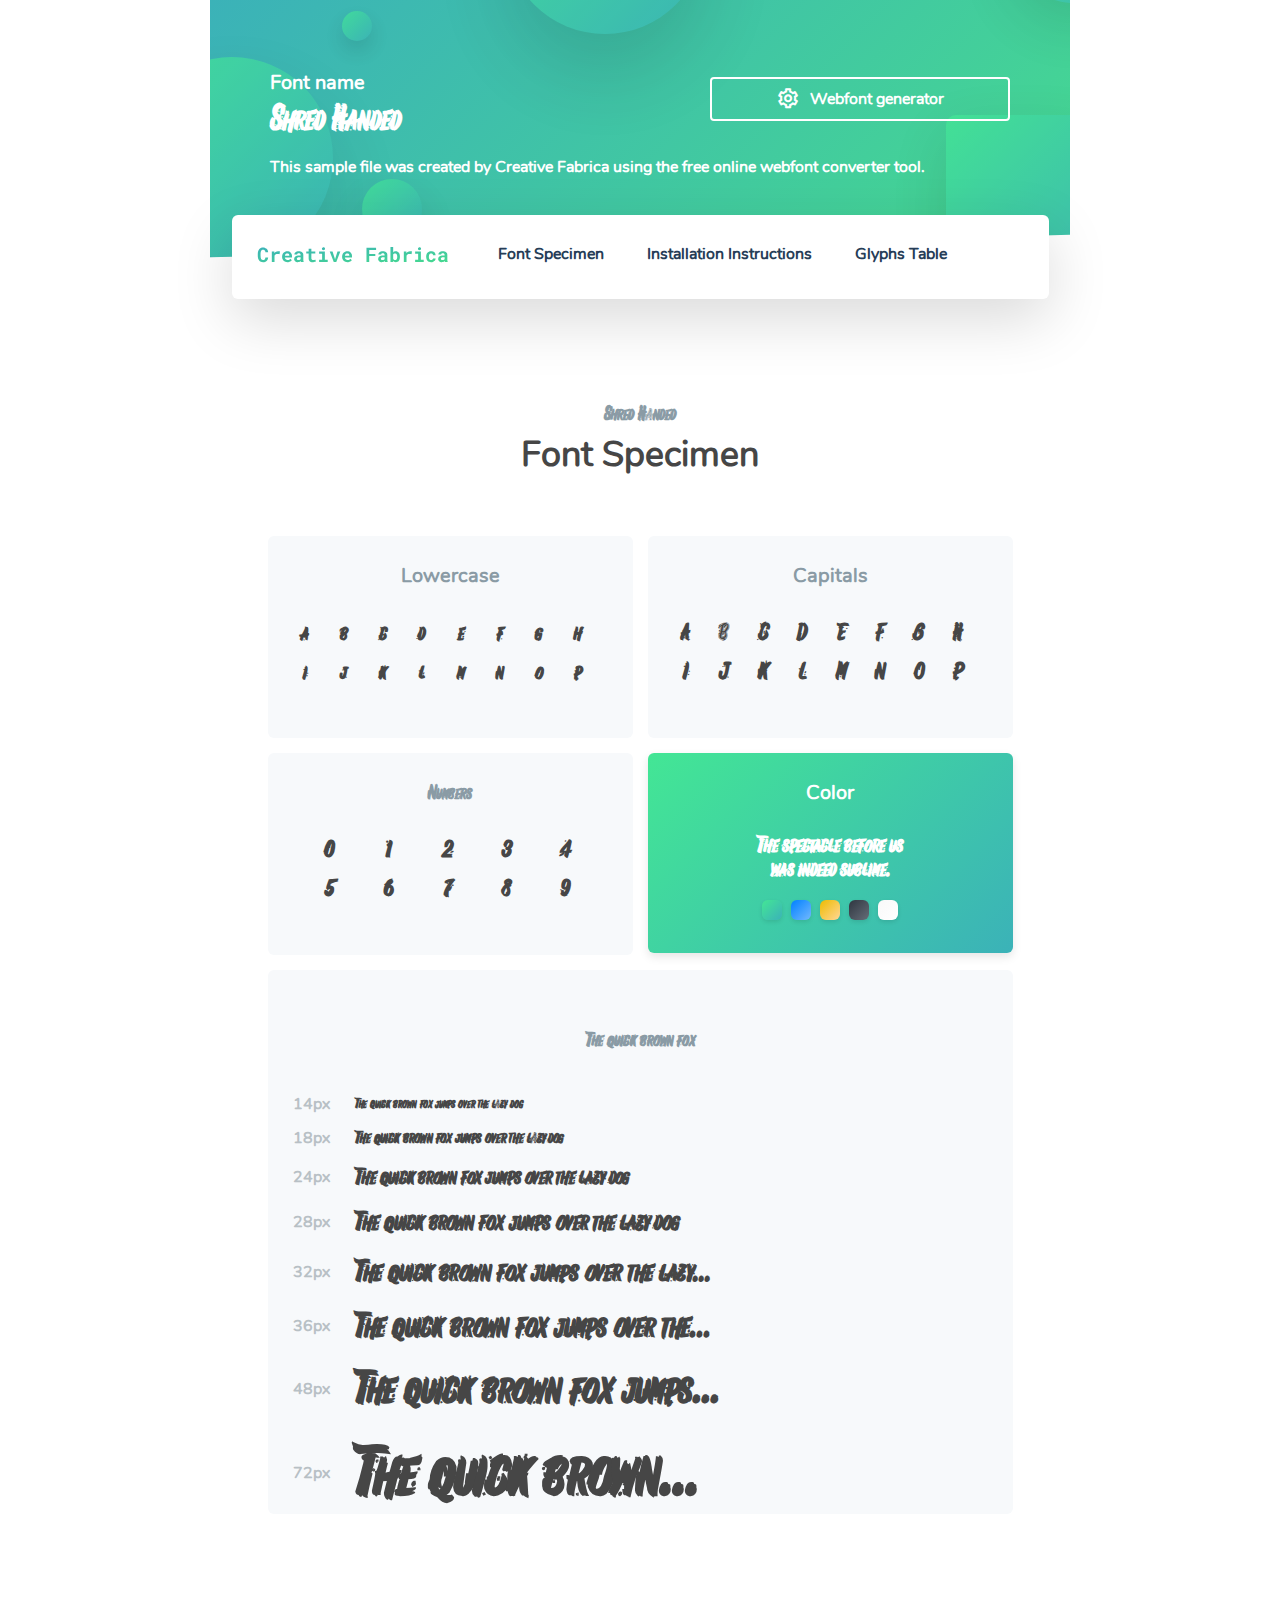
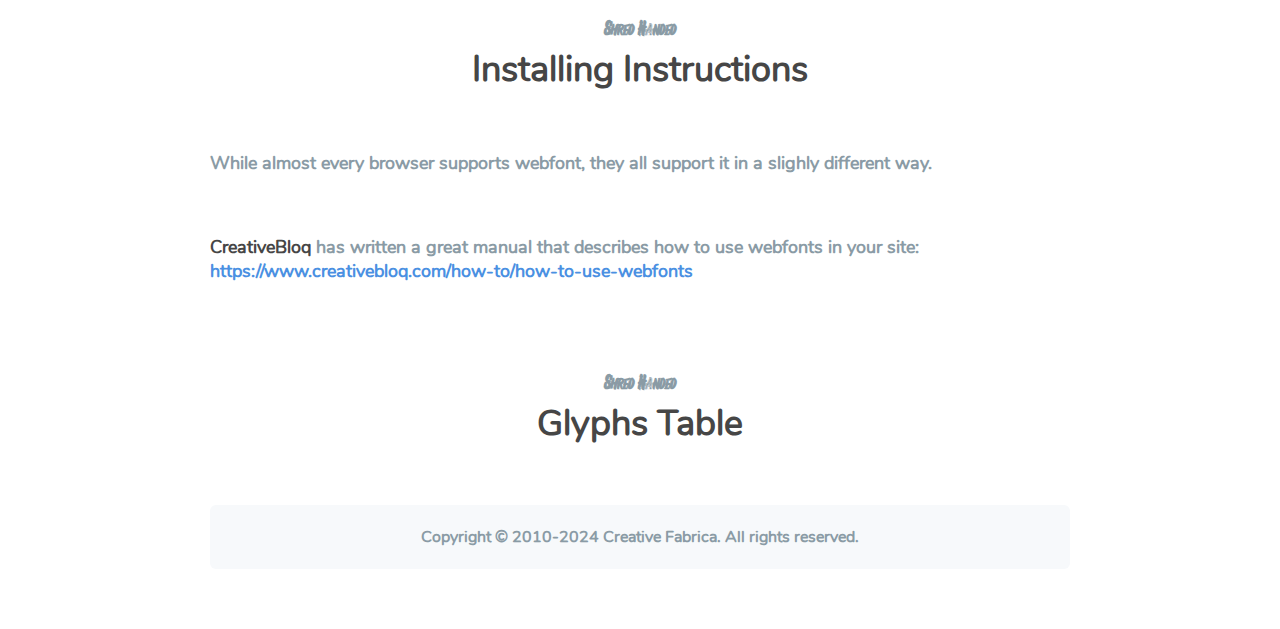
<file: fonts/index.html>
<!DOCTYPE html>
<html lang="en">
<head>
    <meta charset="UTF-8">
    <meta http-equiv="X-UA-Compatible" content="ie=edge">
    <meta name="viewport" content="width=device-width">
    <title>Webfont Specimen Shred Handed by Creative Fabrica</title>
    <link rel="stylesheet" href="Shred Handed.css">
    <link rel="stylesheet" href="./specimen_files/css/boxicons.min.css">
    <link rel="stylesheet" href="./specimen_files/css/style.css">
    <link rel="icon" href="./specimen_files/images/favicon.png">
    <style>
        body {
            font-family: 'Shred Handed';
            font-weight: Regular;
        }
    </style>
</head>
<body>
    <div class="cover-section c-section">
		<div class="cover-section_cta">
			<div class="c-row">
				<div class="c-row_column">
					<h1 class="cover-section_headline">
						<span class="cover-section_headline--smaller keep-page-font">Font name</span> <br>
						Shred Handed
					</h1>
				</div>
				<div class="c-row_column c-row_column--align-right center-vertical c-row_column--no-margin-right ">
					<a class="l-button l-button--outlined btn-animated-top-bottom" href="https://www.creativefabrica.com/webfont-generator/" target="_blank">
						<div class="l-button_icon">
							<i class="icon-animated-top-bottom bx bx-cog"></i>
						</div>
						<div class="l-button_text keep-page-font">Webfont generator</div>
					</a>
				</div>
			</div>
			<p class="cover-section_description keep-page-font">
				This sample file was created by Creative Fabrica using the free online webfont converter tool.
			</p>
		</div>
		<div class="l-parallax">
            <img style="top: 35%; left: -18%;" class="l-parallax_item" data-parallax-translate="100" src="./specimen_files/images/Circle_5.svg" alt="">
			<img style="top: 55%; left: 13%;" class="l-parallax_item" data-parallax-translate="200" src="./specimen_files/images/Circle_3.svg" alt="">
			<img style="top: 75%; left: 13%;" class="l-parallax_item" data-parallax-translate="50" src="./specimen_files/images/Circle_2.svg" alt="">
			<img style="top: -71%; left: 25%;" class="l-parallax_item" data-parallax-translate="30" src="./specimen_files/images/Circle_1.svg" alt="">
			<img style="top: 70%; right: -10%;" class="l-parallax_item" data-parallax-translate="150" src="./specimen_files/images/Rectangle_2.svg" alt="">
			<img style="top: -15%; right: -15%;" class="l-parallax_item" data-parallax-translate="180" src="./specimen_files/images/Circle_4.svg" alt="">
		</div>
	</div>

	<!-- Navigation -->
	<div class="top-navigation-section c-section">
		<div class="top-navigation">
			<div class="nav-component left-side">
				<div class="logo-and-menu-btn">
					<div class="logo-box">
						<img src="./specimen_files/images/Logo.svg">
					</div>
					<button id="btn-trigger-top-nav" class="btn-menu-trigger">
						<span class="bx bx-menu"></span>
					</button>
				</div>
			</div>
			<div id="top-nav-responsive-menu" class="responsive-menu" top-nav-responsive-active="false">
				<div class="nav-component">
					<ul class="menu-list">
                        <li><a class="keep-page-font" href="#" onclick="scrollToSection('font-specimen_section', event)">Font Specimen</a></li>
						<li><a class="keep-page-font" href="#" onclick="scrollToSection('installing-section', event)">Installation Instructions</a></li>
						<li><a class="keep-page-font" href="#" onclick="scrollToSection('glyph-section', event)">Glyphs Table</a></li>
					</ul>
				</div>
			</div>
		</div>
	</div>

	<div class="font-specimen_section c-section">
		<h3 class="c-section_subtitle">Shred Handed</h3>
		<h2 class="c-section_headline keep-page-font">Font Specimen</h2>
		<div class="fs-section_boxes">
			<div class="c-row--inline">
				<div class="c-row_column">
					<div class="fs-section_box">
						<p class="fs-section_box-title keep-page-font">Lowercase</p>
						<div class="fs-section-chars-box fs-section-char-box--lowercase">
							<div class="fs-section-char-box">
								<p class="fs-section-char">a</p>
							</div>
							<div class="fs-section-char-box">
								<p class="fs-section-char">b</p>
							</div>
							<div class="fs-section-char-box">
								<p class="fs-section-char">c</p>
							</div>
							<div class="fs-section-char-box">
								<p class="fs-section-char">d</p>
							</div>
							<div class="fs-section-char-box">
								<p class="fs-section-char">e</p>
							</div>
							<div class="fs-section-char-box">
								<p class="fs-section-char">f</p>
							</div>
							<div class="fs-section-char-box">
								<p class="fs-section-char">g</p>
							</div>
							<div class="fs-section-char-box fs-section-char-box--no-margin">
								<p class="fs-section-char">h</p>
							</div>
							<div class="fs-section-char-box">
								<p class="fs-section-char">i</p>
							</div>
							<div class="fs-section-char-box">
								<p class="fs-section-char">j</p>
							</div>
							<div class="fs-section-char-box">
								<p class="fs-section-char">k</p>
							</div>
							<div class="fs-section-char-box">
								<p class="fs-section-char">l</p>
							</div>
							<div class="fs-section-char-box">
								<p class="fs-section-char">m</p>
							</div>
							<div class="fs-section-char-box">
								<p class="fs-section-char">n</p>
							</div>
							<div class="fs-section-char-box">
								<p class="fs-section-char">o</p>
							</div>
							<div class="fs-section-char-box fs-section-char-box--no-margin">
								<p class="fs-section-char">p</p>
							</div>

							<!-- Clear float -->
							<div class="clear-fix"></div>

						</div>
					</div>
				</div>
				<div class="c-row_column c-row_column--no-margin-right">
					<div class="fs-section_box">
						<p class="fs-section_box-title keep-page-font">Capitals</p>
						<div class="fs-section-chars-box fs-section-char-box--uppercase">
							<div class="fs-section-char-box">
								<p class="fs-section-char">a</p>
							</div>
							<div class="fs-section-char-box">
								<p class="fs-section-char">b</p>
							</div>
							<div class="fs-section-char-box">
								<p class="fs-section-char">c</p>
							</div>
							<div class="fs-section-char-box">
								<p class="fs-section-char">d</p>
							</div>
							<div class="fs-section-char-box">
								<p class="fs-section-char">e</p>
							</div>
							<div class="fs-section-char-box">
								<p class="fs-section-char">f</p>
							</div>
							<div class="fs-section-char-box">
								<p class="fs-section-char">g</p>
							</div>
							<div class="fs-section-char-box fs-section-char-box--no-margin">
								<p class="fs-section-char">h</p>
							</div>
							<div class="fs-section-char-box">
								<p class="fs-section-char">i</p>
							</div>
							<div class="fs-section-char-box">
								<p class="fs-section-char">j</p>
							</div>
							<div class="fs-section-char-box">
								<p class="fs-section-char">k</p>
							</div>
							<div class="fs-section-char-box">
								<p class="fs-section-char">l</p>
							</div>
							<div class="fs-section-char-box">
								<p class="fs-section-char">m</p>
							</div>
							<div class="fs-section-char-box">
								<p class="fs-section-char">n</p>
							</div>
							<div class="fs-section-char-box">
								<p class="fs-section-char">o</p>
							</div>
							<div class="fs-section-char-box fs-section-char-box--no-margin">
								<p class="fs-section-char">p</p>
							</div>

							<!-- Clear float -->
							<div class="clear-fix"></div>

						</div>
					</div>
				</div>
			</div>
			<div class="c-row--inline">
				<div class="c-row_column">
					<div class="fs-section_box">
						<p class="fs-section_box-title">Numbers</p>
						<div class="fs-section-chars-box fs-section-char--numbers">
							<div class="fs-section-char-box fs-section-char-box--number">
								<p class="fs-section-char">0</p>
							</div>
							<div class="fs-section-char-box fs-section-char-box--number">
								<p class="fs-section-char">1</p>
							</div>
							<div class="fs-section-char-box fs-section-char-box--number">
								<p class="fs-section-char">2</p>
							</div>
							<div class="fs-section-char-box fs-section-char-box--number">
								<p class="fs-section-char">3</p>
							</div>
							<div class="fs-section-char-box fs-section-char-box--number fs-section-char-box--no-margin">
								<p class="fs-section-char">4</p>
							</div>
							<div class="fs-section-char-box fs-section-char-box--number">
								<p class="fs-section-char">5</p>
							</div>
							<div class="fs-section-char-box fs-section-char-box--number">
								<p class="fs-section-char">6</p>
							</div>
							<div class="fs-section-char-box fs-section-char-box--number">
								<p class="fs-section-char">7</p>
							</div>
							<div class="fs-section-char-box fs-section-char-box--number">
								<p class="fs-section-char">8</p>
							</div>
							<div class="fs-section-char-box fs-section-char-box--number fs-section-char-box--no-margin">
								<p class="fs-section-char">9</p>
							</div>

							<!-- Clear float -->
							<div class="clear-fix"></div>

						</div>
					</div>
				</div>
				<div class="c-row_column c-row_column--no-margin-right">
					<div class="fs-section_switch-color-box fs-section_box fs-section_box--color-box">
						<p class="fs-section_box-title color-white fs-switch-box_font-color keep-page-font">Color</p>
						<p class="fs-section_subtext color-white fs-switch-box_font-color">
							The spectacle before us <br class="break-line">was indeed sublime.
						</p>
						<div class="fs-section_color-buttons">
							<button class="fs-section_color_button fs-section_color_button--green"
							        data-color-one="#43E695" data-color-two="#3BB2B8" data-font-color="#ffffff"></button>

							<button class="fs-section_color_button fs-section_color_button--blue"
									data-color-one="#72B8FE" data-color-two="#0081FF" data-font-color="#ffffff"></button>

							<button class="fs-section_color_button fs-section_color_button--yellow"
									data-color-one="#EEBB00" data-color-two="#FFD796" data-font-color="#ffffff"></button>

							<button class="fs-section_color_button fs-section_color_button--black"
									data-color-one="#656D78" data-color-two="#2F3640" data-font-color="#ffffff"></button>

							<button class="fs-section_color_button fs-section_color_button--white"
									data-color-one="#FFFFFF" data-color-two="#F9F9F9" data-font-color="#4d545f"></button>
						</div>
					</div>
				</div>
			</div>
		</div>
	</div>

	<div class="size-example-section c-section">
		<h3 class="c-section_subtitle">The quick brown fox</h3>
		<div class="size-example-section_scroll-content">
			<ul class="size-example-section_list">
				<li class="size-example-section_item">
					<span class="size-example-section_example-size keep-page-font">14px</span>
					<p class="size-example-section_preview size-example--14">
						The quick brown fox jumps over the lazy dog
					</p>
				</li>
				<li class="size-example-section_item">
					<span class="size-example-section_example-size keep-page-font">18px</span>
					<p class="size-example-section_preview size-example size-example--18">
						The quick brown fox jumps over the lazy dog
					</p>
				</li>
				<li class="size-example-section_item">
					<span class="size-example-section_example-size keep-page-font">24px</span>
					<p class="size-example-section_preview size-example size-example--24">
						The quick brown fox jumps over the lazy dog
					</p>
				</li>
				<li class="size-example-section_item">
					<span class="size-example-section_example-size keep-page-font">28px</span>
					<p class="size-example-section_preview size-example size-example--28">
						The quick brown fox jumps over the lazy dog
					</p>
				</li>
				<li class="size-example-section_item">
					<span class="size-example-section_example-size keep-page-font">32px</span>
					<p class="size-example-section_preview size-example size-example--32">
						The quick brown fox jumps over the lazy...
					</p>
				</li>
				<li class="size-example-section_item">
					<span class="size-example-section_example-size keep-page-font">36px</span>
					<p class="size-example-section_preview size-example size-example--36">
						The quick brown fox jumps over the...
					</p>
				</li>
				<li class="size-example-section_item">
					<span class="size-example-section_example-size keep-page-font">48px</span>
					<p class="size-example-section_preview size-example size-example--48">
						The quick brown fox jumps...
					</p>
				</li>
				<li class="size-example-section_item">
					<span class="size-example-section_example-size keep-page-font">72px</span>
					<p class="size-example-section_preview size-example size-example--72">
						The quick brown...
					</p>
				</li>
			</ul>
		</div>

	</div>

    <div class="installing-section c-section">
		<h3 class="c-section_subtitle">Shred Handed</h3>
		<h2 class="c-section_headline keep-page-font">Installing Instructions</h2>
		<p class="installing-section_top-paragraph c-section_paragraph c-section_paragraph--light keep-page-font">
			While almost every browser supports webfont, they all support it in a slighly different way.
		</p>
		<p class="installing-section_top-paragraph c-section_paragraph c-section_paragraph--light keep-page-font">
			<span class="installing-section_dark-span keep-page-font">CreativeBloq</span>
			has written a great manual that describes how to use webfonts in your site:
			<a class="installing-section_link keep-page-font" href="https://www.creativebloq.com/how-to/how-to-use-webfonts" target="_blank">
				https://www.creativebloq.com/how-to/how-to-use-webfonts
			</a>
		</p>
	</div>

	<div class="glyph-section c-section">
		<h3 class="c-section_subtitle">Shred Handed</h3>
		<h2 class="c-section_headline keep-page-font">Glyphs Table</h2>
		<div class="glyph-section_table">
            
			<!-- Clear float -->
			<div class="clear-fix"></div>

		</div>
	</div>

	<div class="footer-section c-section">
		<p class="keep-page-font">Copyright &copy; 2010-2024 Creative Fabrica. All rights reserved.</p>
	</div>

	<script type="text/javascript" src="./specimen_files/javascript/parallax.js"></script>
	<script type="text/javascript" src="./specimen_files/javascript/responsive-menu.js"></script>
	<script type="text/javascript" src="./specimen_files/javascript/scroll-animation.js"></script>
	<script type="text/javascript" src="./specimen_files/javascript/color-switcher.js"></script>
</body>
</html>
</file>
<file: fonts/Shred Handed.css>
@font-face {
    font-family: 'Shred Handed';
    src: url('fonts/Shred-Handed.eot');
    src: url('fonts/Shred-Handed.eot?#iefix') format('embedded-opentype'),
         url('fonts/Shred-Handed.woff2') format('woff2'),
         url('fonts/Shred-Handed.woff') format('woff'),
         url('fonts/Shred-Handed.ttf')  format('truetype'),
         url('fonts/Shred-Handed.svg#Shred Handed') format('svg');
}
</file>
<file: fonts/specimen_files/css/style.css>
/* Global definitions */

@font-face {
    font-family: 'Nunito';
    src: url('../fonts/Nunito-Regular.eot');
    src: url('../fonts/Nunito-Regular.eot?#iefix') format('embedded-opentype'),
         url('../fonts/Nunito-Regular.woff2') format('woff2'),
         url('../fonts/Nunito-Regular.woff') format('woff'),
         url('../fonts/Nunito-Regular.ttf')  format('truetype'),
         url('../fonts/Nunito-Regular.svg#Nunito') format('svg');
}

body {
	font-family: "Nunito", sans-serif;
	margin: 0;
}

.c-row {
	display: flex;
}

.c-row--inline {
	display: inline-flex;
}

.c-row_column {
	margin-right: 15px;
}

.c-row_column--align-right {
	margin-left: auto;
}

.c-row_column--no-margin-right {
	margin-right: 0 !important;
}

.center-vertical {
	display: inline-flex;
	align-items: center;
}

.c-section {
	width: 860px;
	margin: auto;
	box-sizing: border-box;
	padding-top: 60px;
}

.c-section_subtitle {
	color: #8A9BA5;
	font-size: 20px;
	font-weight: 800;
	line-height: 20px;
	text-align: center;
	margin: 0;
}

.c-section_headline {
	color: #464646;
	font-size: 36px;
	font-weight: 800;
	line-height: 42px;
	text-align: center;
	margin-top: 10px;
}

.c-section_paragraph {
	font-weight: bold;
	color: #464646;
	font-size: 18px;
	line-height: 24px;
	margin: 30px 0;
}

.c-section_paragraph--light {
	color: #8A9BA5;
}

.c-section_paragraph--margin-top {
	margin-top: 20px;
}

.c-section_link {
	color: #4A90E2;
}

.c-section-code {
	border-radius: 6px;
	background-color: #F7F9FB;
	padding: 20px 0;
}

.c-section_code-block {
	margin-left: 20px;
}

.c-section_code-line {
	color: #8A9BA5;
	font-size: 16px;
	font-weight: 800;
	line-height: 24px;
	margin: 0;
}

.l-button {
	width: 300px;
	height: 44px;
	display: inline-flex;
	align-items: center;
	justify-content: center;
	text-decoration: none;
	border: none;
	border-radius: 4px;
	box-sizing: border-box;
	transition: all 0.3s ease;
}

.l-button_icon {
	display: flex;
	align-items: center;
	margin-right: 10px;
	font-size: 24px;
	color: #FFFFFF;
}

.l-button_text {
	font-size: 16px;
	font-weight: bold;
	line-height: 22px;
	color: #FFFFFF;
}

.l-button--outlined {
	border: 2px solid #FFFFFF;
}

.l-button-green {
	background: linear-gradient(135deg, #54D169 0%, #AFF57A 100%);
}

.l-button-black {
	background: linear-gradient(270deg, #7B848F 1.88%, #414A57 100%);
}

.l-button-black:hover,
.l-button-green:hover {
	box-shadow: 0 8px 20px 0 rgba(42,34,64,.20);
}

.l-button--disabled {
	opacity: 0.4;
}

.btn-animated-top-bottom {
	overflow: hidden;
}

.btn-animated-top-bottom:hover {
	overflow: hidden;
}

.icon-animated-top-bottom {
	position: relative;
}

.btn-animated-top-bottom:hover .icon-animated-top-bottom {
	animation: animated-icon-top-bottom 0.6s 1 !important;
}

@keyframes animated-icon-top-bottom {
	0% {
		top: 0;
		opacity: 0.4;
	}
	35% {
		top: -50px;
		opacity: 0;
	}
	50% {
		opacity: 0;
		top: 50px;
	}
	70% {
		top: 0;
		opacity: 1;
	}
}

@media only screen and (max-width: 350px) {
	.l-button {
		width: auto;
		padding: 0 10px;
	}
}

.l-parallax {
	position: absolute;
	width: 100%;
	height: 100%;
	z-index: 90;
	left: 0;
	top: 0;
}
.l-parallax_item {
	position: absolute;
}

.clear-fix {
	clear: both;
}

.color-white {
	color: #fff !important;
}

.keep-page-font {
	font-family: "Nunito", sans-serif !important;
}


/* Cover section */
.cover-section {
	background: linear-gradient(315deg, #46D990 0%, #3BB2B8 100%);
	height: 260px;
	overflow: hidden;
	position: relative;
	padding: 60px;
}
.cover-section::after {
 	content: "";
    position: absolute;
    bottom: -80px;
    left: 0;
    width: 110%;
    height: 95px;
    background: #ffffff;
    display: block;
    transform: rotate(-1.5deg);
    z-index: 999;
}
.cover-section_cta {
	position: relative;
	z-index: 100;
}
.cover-section_headline {
	color: #fff;
	font-size: 36px;
	font-weight: 800;
	line-height: 36px;
	margin: 0;
}
.cover-section_headline--smaller {
	font-size: 20px;
}

.cover-section_description {
	color: #ffffff;
	font-size: 16px;
	font-weight: 800;
	line-height: 20px;
	margin: 20px 0 0;
}

@media only screen and (max-width: 880px) {
	.c-section {
		width: 100%;
		margin: auto;
	}
	.cover-section {
	    height: auto;
	}
	.cover-section .c-row {
		display: block;
	}
	.cover-section .c-row .l-button {
		margin: 15px 0;
	}
}

@media only screen and (max-width: 750px) {
	.cover-section {
		padding: 30px 20px 60px;
	}
	.cover-section .l-parallax {
		display: none;
	}
}

/* Top navigation */
.top-navigation-section {
	padding: 0;
	position: relative;
    top: -45px;
    z-index: 9999;
    text-align: center;
}

.top-navigation {
  width: 95%;
  height: 84px;
  border-radius: 6px;
  background-color: #FFFFFF;
  box-shadow: 0 20px 60px 0 rgba(0, 0, 0, 0.15);
  display: inline-flex;
  align-items: center;
}

.top-navigation .left-side {
  margin: auto 25px;
}

.top-navigation .left-side .logo-and-menu-btn {
  display: inline-flex;
  align-items: center;
}

.top-navigation .left-side .logo-and-menu-btn .btn-menu-trigger {
  height: 30px;
  width: 30px;
  background: #43cd9c;
  border: none;
  border-radius: 5px;
  border-bottom: 3px solid #3db9b1;
  display: flex;
  align-items: center;
  justify-content: center;
  outline: none;
  display: none;
}

.top-navigation .left-side .logo-and-menu-btn .btn-menu-trigger .bx {
  font-size: 12px;
  color: #fff;
}

.top-navigation .responsive-menu {
  display: inline-flex;
  width: 100%;
}

.top-navigation .responsive-menu .nav-component .menu-list {
  list-style: none;
  padding-left: 0;
  margin-left: 25px;
}

.top-navigation .responsive-menu .nav-component .menu-list li {
  display: inline-block;
  margin-right: 40px;
  text-align: left;
}

.top-navigation .responsive-menu .nav-component .menu-list li a {
  color: #263D57;
  font-size: 16px;
  font-weight: bold;
  line-height: 22px;
  text-decoration: none;
  transition: all 0.3s ease;
}

.top-navigation .responsive-menu .nav-component .menu-list li a:hover {
  color: #FD8409;
}

.top-navigation .responsive-menu .nav-component .menu-list li a::after {
  content: "";
  display: block;
  height: 4px;
  width: auto;
  border-radius: 6px;
  background: #FD8409;
  margin-top: 2px;
  visibility: hidden;
  opacity: 0;
  transition: all 0.3s ease;
}

.top-navigation .responsive-menu .nav-component .menu-list li a:hover::after {
  visibility: visible;
  opacity: 1;
}

.top-navigation .responsive-menu .nav-component .menu-list .show-on-mobile {
  display: none;
}

.top-navigation .right-side {
  margin: 0 20px 0 auto;
}

@media only screen and (max-width: 1100px) {
  .top-navigation {
    display: inline-block;
    height: auto;
    border-radius: 4px;
    overflow: hidden;
  }
  .top-navigation .left-side {
    width: auto;
    display: block;
    padding: 10px 20px;
    margin: 0;
    border-bottom: 1px solid #f9f9f9;
  }
  .top-navigation .left-side .logo-and-menu-btn {
    width: 100%;
  }
  .top-navigation .left-side .logo-and-menu-btn .btn-menu-trigger {
    display: flex !important;
    margin-left: auto;
  }
  .top-navigation .responsive-menu {
    display: block;
    height: 0;
  }
  .top-navigation .responsive-menu .center-side {
    display: block;
  }
  .top-navigation .responsive-menu .nav-component .menu-list {
    padding: 0;
    margin: 0;
  }
  .top-navigation .responsive-menu .nav-component .menu-list li {
    display: block;
    margin-right: 0;
  }
  .top-navigation .responsive-menu .nav-component .menu-list li a {
    display: block;
    padding: 8px 15px;
  }
  .top-navigation .responsive-menu .nav-component .menu-list li a .break-line {
  	display: none;
  }
  .top-navigation .responsive-menu .nav-component .menu-list li a:after {
    content: none;
  }
  .top-navigation .responsive-menu .nav-component .menu-list li a:hover {
    background: #f9f9f9;
  }
  .top-navigation .right-side {
    margin: 0 0 0 10px;
  }
}

@media only screen and (max-width: 1100px) {
	.top-navigation .left-side .logo-and-menu-btn .logo-box img {
		width: 200px;
	}
}


/* Font Specimen */
.fs-section_boxes {
	margin-top: 60px;
	text-align: center;
}

.fs-section_box {
	height: auto;
	width: 365px;
	border-radius: 6px;
	background-color: #F7F9FB;
	box-sizing: border-box;
	text-align: center;
	margin-bottom: 15px;
}

.fs-section_box--color-box {
	background: linear-gradient(135deg, #43E695 0%, #3BB2B8 100%);
	box-shadow: 0 4px 10px 0 rgba(0,0,0,0.1);
}

.fs-section_box-title {
	color: #8A9BA5;
	font-size: 20px;
	font-weight: 800;
	line-height: 20px;
	margin: 0;
	padding-top: 30px;
}

.fs-section-chars-box {
	display: inline-block;
	margin: 35px 30px;
}

.fs-section-char--numbers {
	margin: 35px 55px;
}

.fs-section-char-box--lowercase {
	text-transform: lowercase;
}

.fs-section-char-box--uppercase {
	text-transform: uppercase;
}

.fs-section-char-box {
	float: left;
	height: 24px;
	width: 14px;
	margin-right: 25px;
	margin-bottom: 15px;
}

.fs-section-char {
	color: #464646;
	font-size: 24px;
	font-weight: bold;
	line-height: 24px;
	margin: 0;
}

.fs-section-char-box--no-margin {
	margin-right: 0 !important;
}

.fs-section-char-box--number {
	margin-right: 45px;
}

.fs-section_subtext {
	font-size: 24px;
	font-weight: bold;
	line-height: 24px;
	text-align: center;
	margin: 30px 0 0;
}

.fs-section_color-buttons {
	margin: 16px auto 30px;
	display: inline-block;
}

.fs-section_color_button {
	height: 20px;
	width: 20px;
	border: none;
	border-radius: 6px;
	box-shadow: 0 2px 4px 0 rgba(0,0,0,0.1);
	cursor: pointer;
	margin: 3px;
}

.fs-section_color_button--green {
	background: linear-gradient(135deg, #43E695 0%, #3BB2B8 100%);
}
.fs-section_color_button--blue {
	background: linear-gradient(315deg, #72B8FE 0%, #0081FF 100%);
}
.fs-section_color_button--yellow {
    background: linear-gradient(135deg, #EEBB00 0%, #FFD796 100%);
}
.fs-section_color_button--black {
	background: linear-gradient(315deg, #656D78 0%, #2F3640 100%);
}
.fs-section_color_button--white {
	background: linear-gradient(315deg, #FFFFFF 0%, #F9F9F9 100%);
}

@media only screen and (max-width: 850px) {
	.fs-section_boxes .c-row--inline {
		display: block;
	}
	.fs-section_boxes .c-row_column {
		display: inline-block;
	}
}

@media only screen and (max-width: 440px) {
	.fs-section_boxes .c-row_column {
		margin: 0;
	}
	.fs-section_box {
		width: 300px;
	}
	.fs-section-char {
		font-size: 19px;
	}
	.fs-section-char-box {
		margin-right: 18px;
	}
	.fs-section-char--numbers {
	   margin: 35px 79px;
	}
}

/* Font size preview */
.size-example-section {
	width: 745px;
	border-radius: 6px;
	background-color: #F7F9FB;
	margin: auto;
}

.size-example-section_list {
	margin: 45px 0;
	list-style: none;
	padding: 0;
}

.size-example-section_item {
	display: flex;
	align-items: center;
	margin-bottom: 15px;
}

.size-example-section_example-size {
	color: #B8C0C5;
	font-size: 16px;
	font-weight: bold;
	line-height: 14px;
	padding: 0 25px;
}

.size-example-section_preview {
	margin: 0;
	color: #464646;
	font-weight: bold;
}

.size-example--14 {
	font-size: 14px;
}
.size-example--18 {
	font-size: 18px;
}
.size-example--24 {
	font-size: 24px;
}
.size-example--28 {
	font-size: 28px;
}
.size-example--32 {
	font-size: 32px;
}
.size-example--36 {
	font-size: 36px;
}
.size-example--48 {
	font-size: 48px;
}
.size-example--72 {
	font-size: 72px;
}

@media only screen and (max-width: 770px) {
	.size-example-section {
		width: 100% !important;
		overflow: hidden;
	}
	.size-example-section_scroll-content {
		overflow-x: scroll;
	}
	.size-example-section_list {
		width: 745px;
	}

}

/* Installing Instruction */
.installing-section_top-paragraph {
	margin: 60px 0 30px 0;
}
.installing-section_dark-span {
	color: #464646;
}

.installing-section_link {
	color: #4A90E2;
	text-decoration: none;
}

.qa_steps-list {
	padding: 0;
	margin-bottom: 30px;
	list-style: none;
}

.qa_step {
	display: flex;
	align-items: center;
}

.qa_step-number {
	height: 60px;
	width: 60px;
	border-radius: 6px;
	background: linear-gradient(315deg, #46D990 0%, #3BB2B8 100%);
	box-shadow: 0 20px 40px 0 rgba(0,0,0,0.25);
	text-align: center;
	line-height: 60px;
	color: #FFFFFF;
	font-size: 24px;
	font-weight: 800;
}

.qa_step-question {
	margin-left: 20px;
	color: #464646;
	font-size: 20px;
	font-weight: 800;
	line-height: 24px;
}

@media only screen and (max-width: 880px) {
	.installing-section {
		padding-left: 20px;
		padding-right: 20px;
	}
	.qa_step-number {
		height: 40px;
    	width: 40px;
    	line-height: 40px;
    	font-size: 18px;
	}
	.qa_step-question {
		font-size: 18px;
		margin-left: 10px;
	}
	.installing-section .c-section_paragraph {
		font-size: 16px;
	}
	.installing-section .c-section-code {
		overflow-x: scroll;
	}
	.installing-section .c-section_code-block {
		width: 800px;
	}
}

@media only screen and (max-width: 500px) {
	.qa_step {
		display: block;
	}
	.qa_step-question {
		margin-left: 0;
	}
}

/*  Troubleshoot section */
.troubleshoot-section {
	border-radius: 6px;
	background: linear-gradient(315deg, #46D990 0%, #3BB2B8 100%);
	box-shadow: 0 20px 40px 0 rgba(0,0,0,0.25);
	padding: 60px 30px;
}

.troubleshoot-section .c-section_subtitle {
	opacity: 0.5;
	color: #ffffff;
}

.troubleshoot-section .c-section_headline {
	color: #FFFFFF;
}

.troubleshoot-section_description {
	opacity: 0.75;
	color: #FFFFFF;
	font-size: 16px;
	font-weight: 800;
	line-height: 24px;
}

.troubleshoot-section .qa_step-number {
	width: 24px;
	height: 24px;
	background: none;
	color: #fff;
	font-size: 24px;
	line-height: 24px;
	box-shadow: none;
	font-weight: 400;
}

.troubleshoot-section .qa_step-question {
	color: #fff;
    margin-left: 15px;
    font-size: 20px;
}

.troubleshoot-section .c-section_paragraph {
	margin: 0;
	opacity: 0.75;
	color: #fff;
	font-size: 16px;
}

@media only screen and (max-width: 500px) {
	.troubleshoot-section .qa_step-number {
		display: none;
	}
	.troubleshoot-section .qa_step-question {
		margin-left: 0;
	}
}

/* Glyph section */
.glyph-section_glyph_box {
	float: left;
	margin: 0 15px 15px 0;
}
.glyph-section_sign {
	height: 61px;
	width: 61px;
	border-radius: 6px;
	background: #F7F9FB;
	display: flex;
	align-items: center;
	justify-content: center;
	color: #464646;
	font-size: 24px;
	font-weight: 800;
	line-height: 24px;
}

.glyph-section_code {
	height: 31px;
	width: 61px;
	border-radius: 6px;
	background-color: #F7F9FB;
	box-shadow: 0 4px 8px 0 rgba(0,0,0,0.1);
	margin-top: 10px;
	display: flex;
	align-items: center;
	justify-content: center;
	color: #464646;
	font-size: 14px;
	font-weight: bold;
	line-height: 14px;
}

@media only screen and (max-width: 950px) {
	.glyph-section {
		width: 95%;
		margin: auto;
	}
	.glyph-section_table {
		padding-left: 20px;
	}
}

/* Footer section */
.footer-section {
	border-radius: 6px;
	background-color: #F7F9FB;
	padding: 20px 5px;
	margin: 60px auto;
}

.footer-section p {
	color: #8A9BA5;
	font-size: 16px;
	font-weight: 800;
	line-height: 24px;
	text-align: center;
	margin: 0;
}

@media only screen and (max-width: 530px) {
	.footer-section {
		margin-bottom: 0;
	}
	.footer-section p {
		font-size: 13px;
	}
}
</file>
